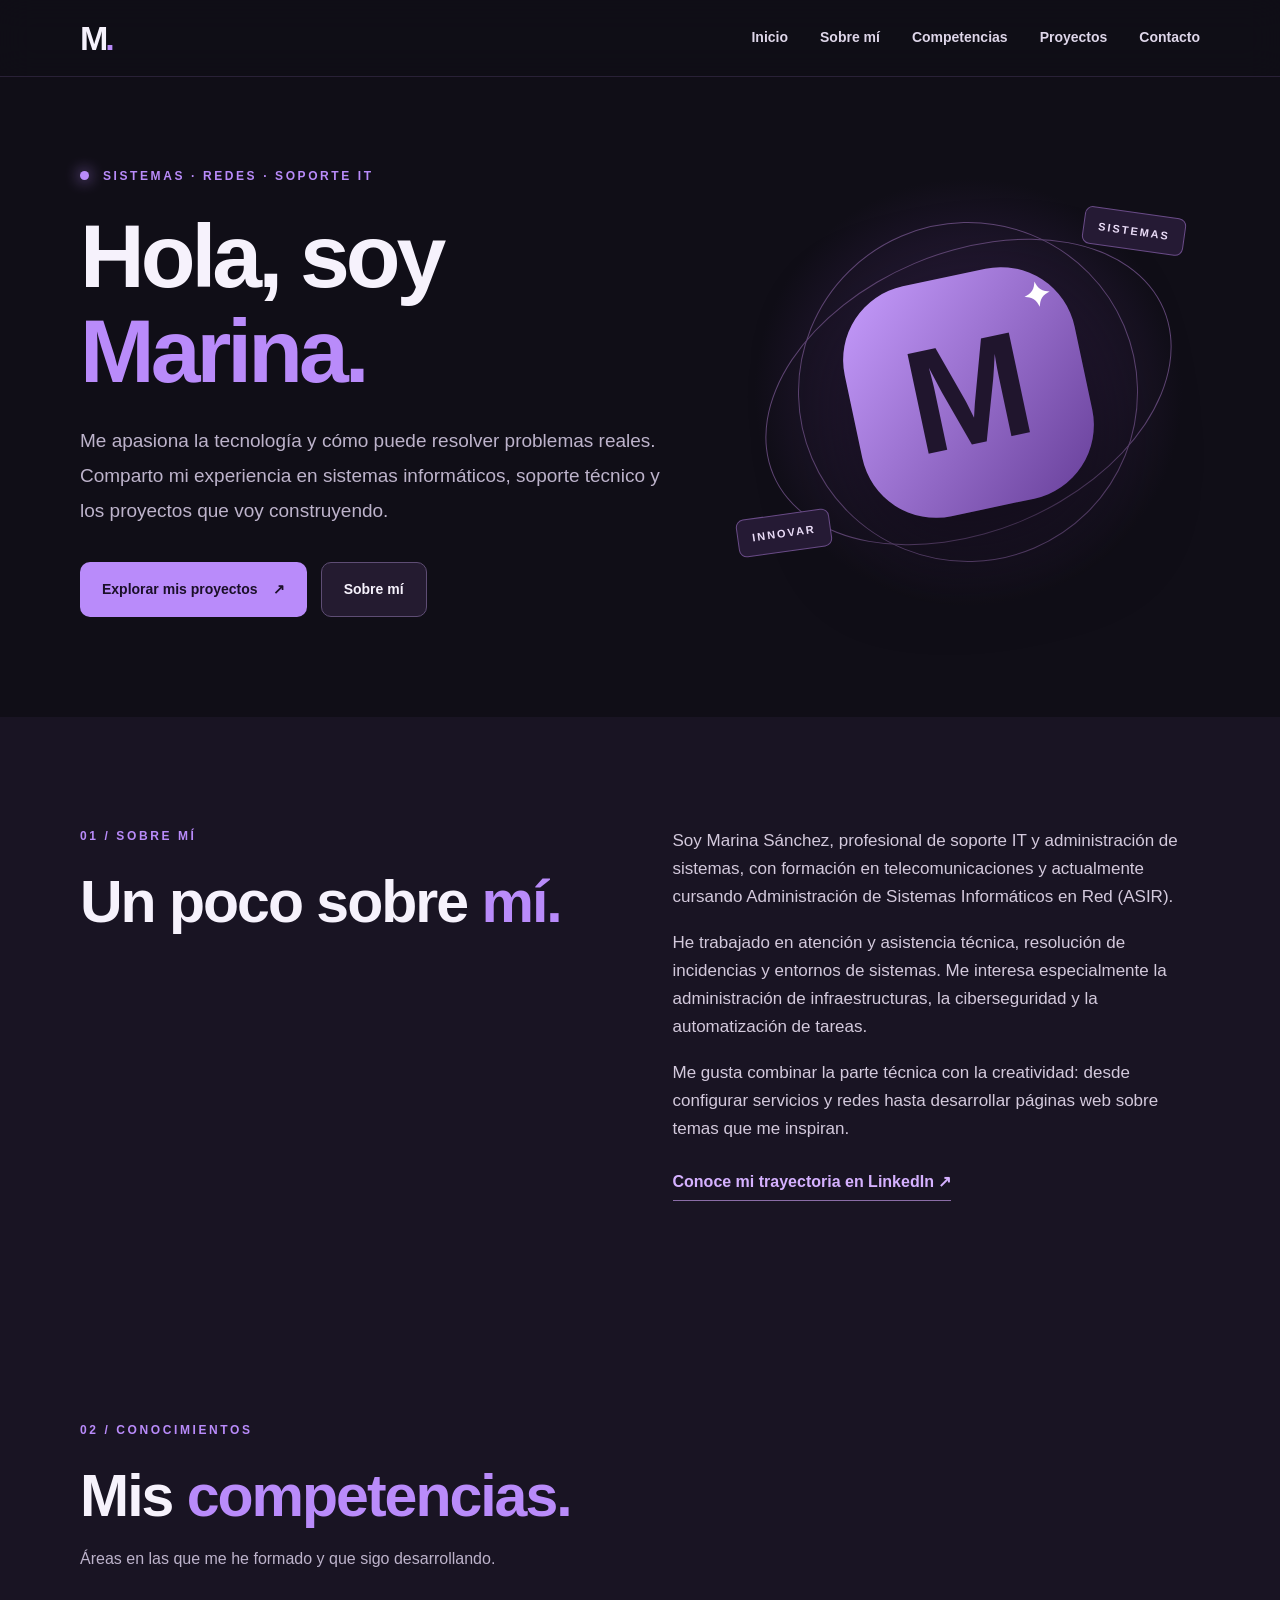
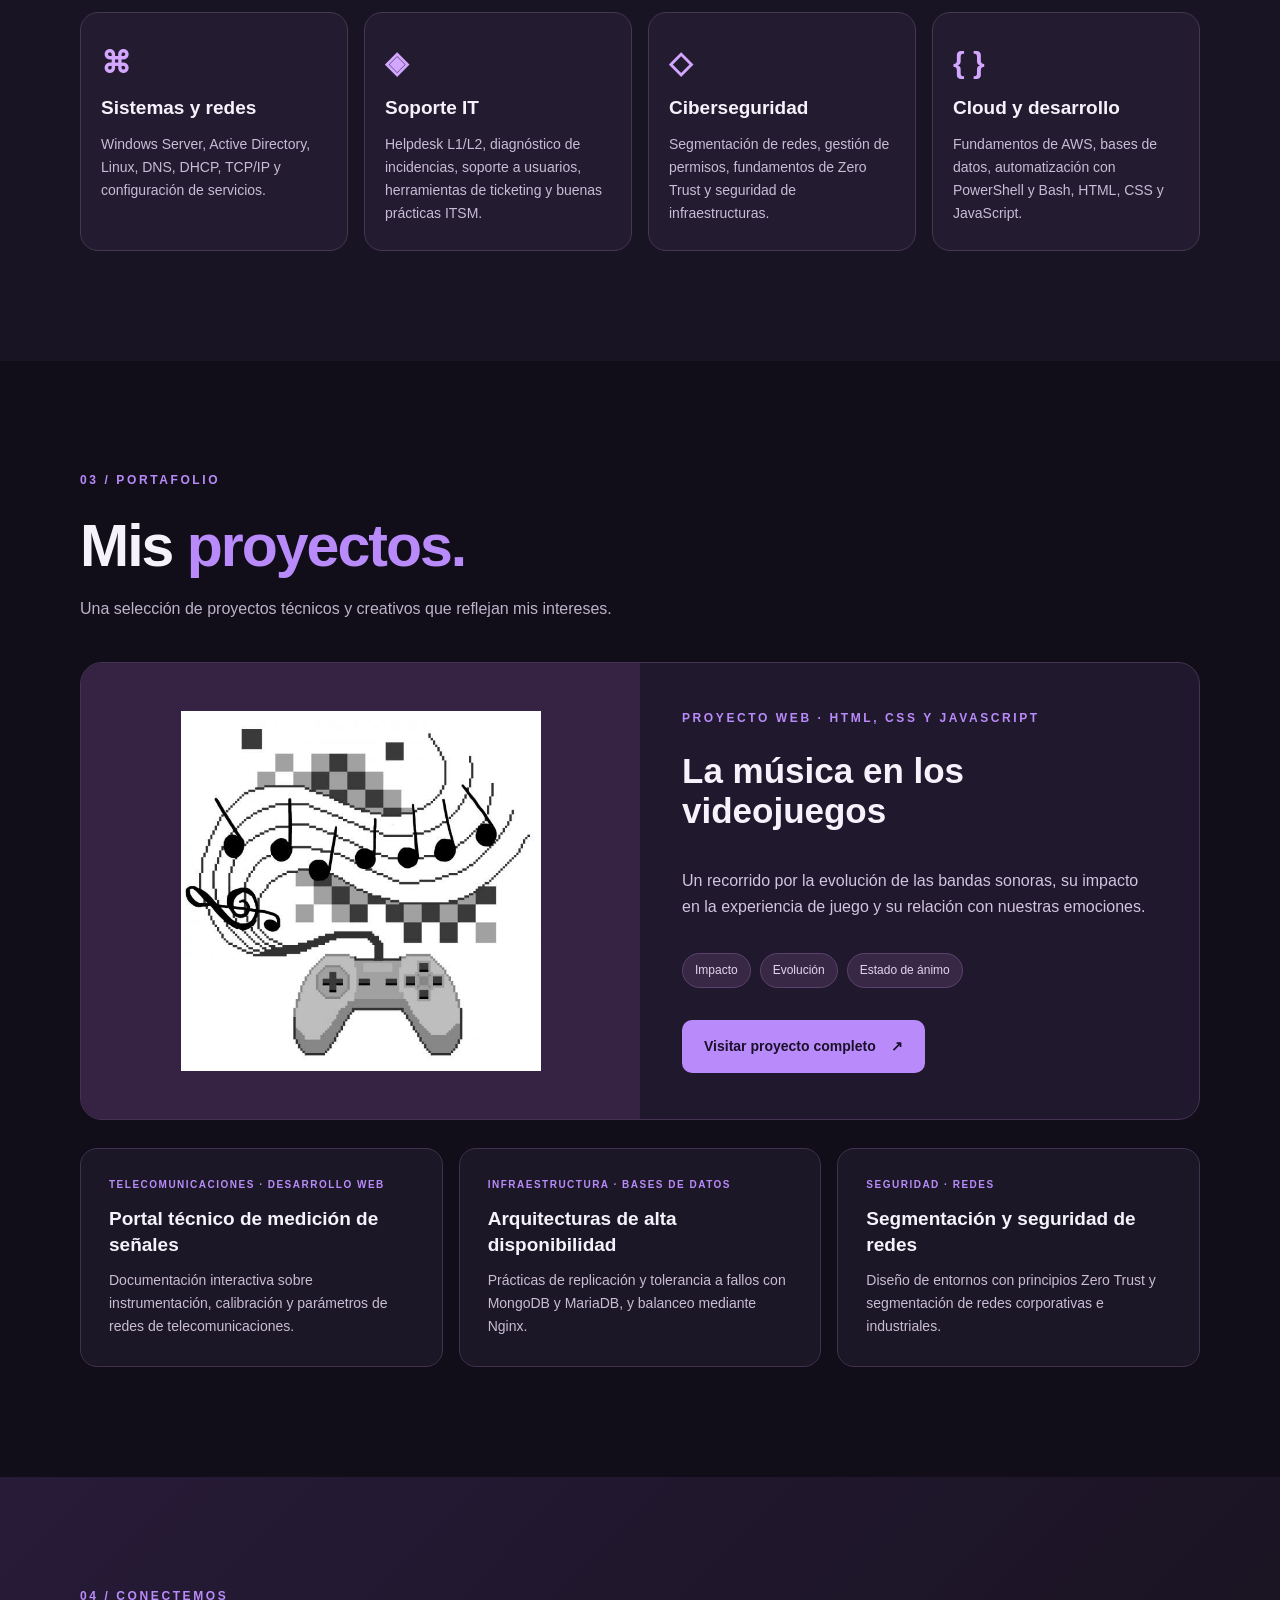
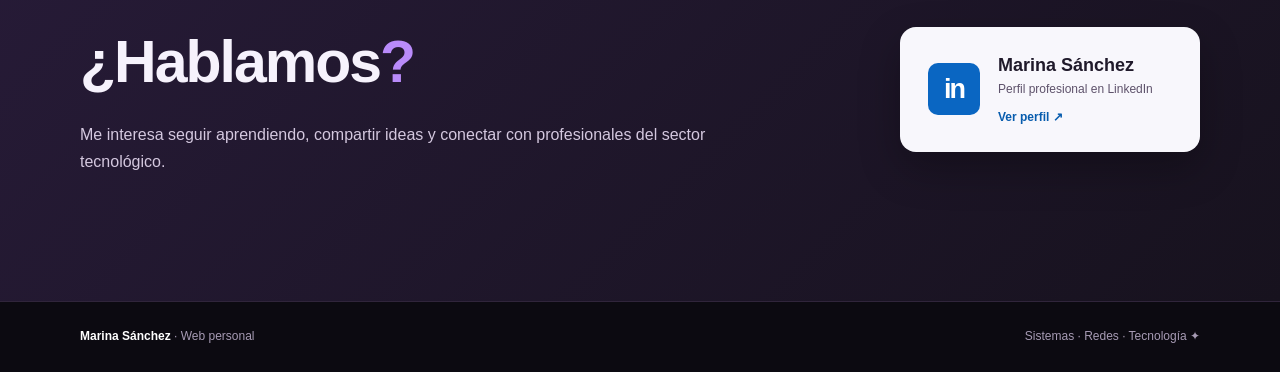
<file: index.html>
<!DOCTYPE html>
<html lang="es">
<head>
  <meta charset="UTF-8">
  <meta name="viewport" content="width=device-width, initial-scale=1">
  <meta name="description" content="Portafolio profesional de Marina Sánchez: sistemas, soporte IT, redes, ciberseguridad y proyectos web.">
  <title>Marina Sánchez | Web personal</title>
  <link rel="stylesheet" href="styles.css">
  <link rel="icon" href="proyecto-musica/images/favicon.ico">
</head>
<body>
  <header class="site-header">
    <nav class="nav wrap" aria-label="Navegación principal">
      <a class="logo" href="#inicio">M<span>.</span></a>
      <button class="menu-toggle" type="button" aria-expanded="false" aria-controls="nav-links">☰ <span class="sr-only">Abrir menú</span></button>
      <div class="nav-links" id="nav-links">
        <a href="#inicio">Inicio</a><a href="#sobre-mi">Sobre mí</a><a href="#competencias">Competencias</a><a href="#proyectos">Proyectos</a><a href="#contacto">Contacto</a>
      </div>
    </nav>
  </header>
  <main>
    <section class="hero wrap" id="inicio">
      <div class="hero-copy">
        <p class="eyebrow"><span class="dot"></span> SISTEMAS · REDES · SOPORTE IT</p>
        <h1>Hola, soy <span>Marina.</span></h1>
        <p class="lead">Me apasiona la tecnología y cómo puede resolver problemas reales. Comparto mi experiencia en sistemas informáticos, soporte técnico y los proyectos que voy construyendo.</p>
        <div class="actions"><a class="btn primary" href="#proyectos">Explorar mis proyectos <span aria-hidden="true">↗</span></a><a class="btn secondary" href="#sobre-mi">Sobre mí</a></div>
      </div>
      <div class="hero-art" aria-hidden="true"><div class="orbit orbit-one"></div><div class="orbit orbit-two"></div><div class="art-core">M<span>✦</span></div><div class="art-tag tag-one">SISTEMAS</div><div class="art-tag tag-two">INNOVAR</div></div>
    </section>
    <section class="section about" id="sobre-mi"><div class="wrap split">
      <div><p class="eyebrow">01 / SOBRE MÍ</p><h2>Un poco sobre <span>mí.</span></h2></div>
      <div class="about-copy"><p>Soy Marina Sánchez, profesional de soporte IT y administración de sistemas, con formación en telecomunicaciones y actualmente cursando Administración de Sistemas Informáticos en Red (ASIR).</p><p>He trabajado en atención y asistencia técnica, resolución de incidencias y entornos de sistemas. Me interesa especialmente la administración de infraestructuras, la ciberseguridad y la automatización de tareas.</p><p>Me gusta combinar la parte técnica con la creatividad: desde configurar servicios y redes hasta desarrollar páginas web sobre temas que me inspiran.</p><a class="text-link" href="https://www.linkedin.com/in/marina-s%C3%A1nchez-48413236a" target="_blank" rel="noopener noreferrer">Conoce mi trayectoria en LinkedIn ↗</a></div>
    </div></section>
    <section class="section skills" id="competencias"><div class="wrap">
      <p class="eyebrow">02 / CONOCIMIENTOS</p><h2>Mis <span>competencias.</span></h2>
      <p class="section-intro">Áreas en las que me he formado y que sigo desarrollando.</p>
      <div class="skill-grid">
        <article class="skill-card"><div class="skill-symbol" aria-hidden="true">⌘</div><h3>Sistemas y redes</h3><p>Windows Server, Active Directory, Linux, DNS, DHCP, TCP/IP y configuración de servicios.</p></article>
        <article class="skill-card"><div class="skill-symbol" aria-hidden="true">◈</div><h3>Soporte IT</h3><p>Helpdesk L1/L2, diagnóstico de incidencias, soporte a usuarios, herramientas de ticketing y buenas prácticas ITSM.</p></article>
        <article class="skill-card"><div class="skill-symbol" aria-hidden="true">◇</div><h3>Ciberseguridad</h3><p>Segmentación de redes, gestión de permisos, fundamentos de Zero Trust y seguridad de infraestructuras.</p></article>
        <article class="skill-card"><div class="skill-symbol" aria-hidden="true">{ }</div><h3>Cloud y desarrollo</h3><p>Fundamentos de AWS, bases de datos, automatización con PowerShell y Bash, HTML, CSS y JavaScript.</p></article>
      </div>
    </div></section>
    <section class="section projects" id="proyectos"><div class="wrap">
      <p class="eyebrow">03 / PORTAFOLIO</p><h2>Mis <span>proyectos.</span></h2><p class="section-intro">Una selección de proyectos técnicos y creativos que reflejan mis intereses.</p>
      <article class="project-card">
        <div class="project-visual"><img src="proyecto-musica/images/imagen-indice.png.jpg" alt="Imagen del proyecto La música en los videojuegos" loading="lazy"></div>
        <div class="project-content"><p class="eyebrow">PROYECTO WEB · HTML, CSS Y JAVASCRIPT</p><h3>La música en los videojuegos</h3><p>Un recorrido por la evolución de las bandas sonoras, su impacto en la experiencia de juego y su relación con nuestras emociones.</p><div class="chips"><span>Impacto</span><span>Evolución</span><span>Estado de ánimo</span></div><a class="btn primary" href="proyecto-musica/index.html">Visitar proyecto completo <span aria-hidden="true">↗</span></a></div>
      </article>
      <div class="mini-projects">
        <article class="mini-project"><p class="eyebrow">TELECOMUNICACIONES · DESARROLLO WEB</p><h3>Portal técnico de medición de señales</h3><p>Documentación interactiva sobre instrumentación, calibración y parámetros de redes de telecomunicaciones.</p></article>
        <article class="mini-project"><p class="eyebrow">INFRAESTRUCTURA · BASES DE DATOS</p><h3>Arquitecturas de alta disponibilidad</h3><p>Prácticas de replicación y tolerancia a fallos con MongoDB y MariaDB, y balanceo mediante Nginx.</p></article>
        <article class="mini-project"><p class="eyebrow">SEGURIDAD · REDES</p><h3>Segmentación y seguridad de redes</h3><p>Diseño de entornos con principios Zero Trust y segmentación de redes corporativas e industriales.</p></article>
      </div>
    </div></section>
    <section class="section contact" id="contacto"><div class="wrap contact-box">
      <div><p class="eyebrow">04 / CONECTEMOS</p><h2>¿Hablamos<span>?</span></h2><p>Me interesa seguir aprendiendo, compartir ideas y conectar con profesionales del sector tecnológico.</p></div>
      <a class="linkedin-card" href="https://www.linkedin.com/in/marina-s%C3%A1nchez-48413236a" target="_blank" rel="noopener noreferrer" aria-label="Visitar el perfil profesional de Marina Sánchez en LinkedIn">
        <span class="linkedin-icon" aria-hidden="true">in</span><span><strong>Marina Sánchez</strong><small>Perfil profesional en LinkedIn</small><em>Ver perfil ↗</em></span>
      </a>
    </div></section>
  </main>
  <footer><div class="wrap footer-inner"><span><strong>Marina Sánchez</strong> · Web personal</span><span>Sistemas · Redes · Tecnología ✦</span></div></footer>
  <script src="script.js"></script>
</body>
</html>
</file>
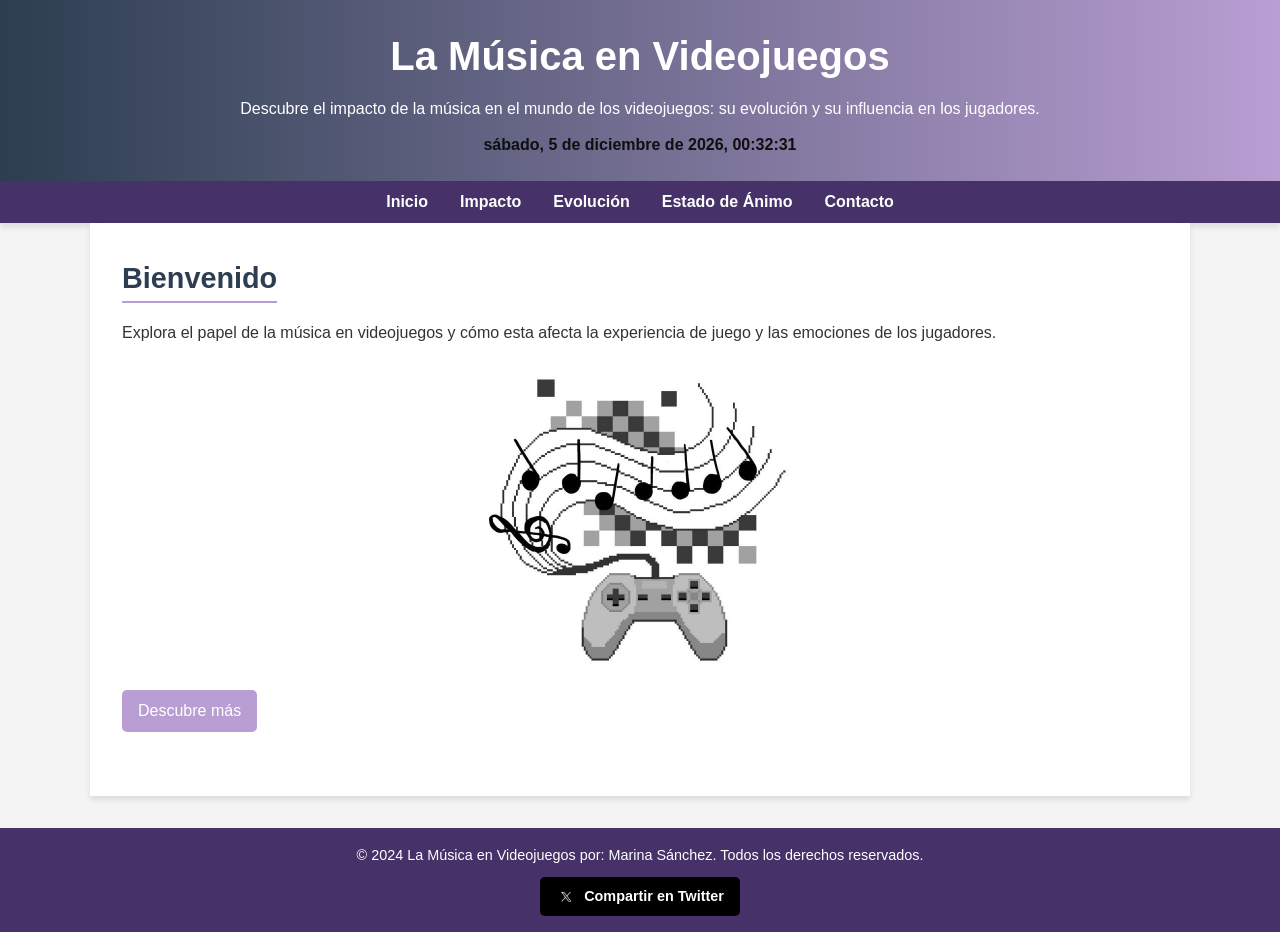
<file: proyecto-musica/index.html>
<!DOCTYPE html>
<html lang="es">
<head>
    <meta charset="UTF-8">
    <meta name="viewport" content="width=device-width, initial-scale=1.0">
    <meta name="description" content="Explora cómo la música en videojuegos afecta la experiencia de juego, el estado de ánimo y cómo ha evolucionado con la tecnología.">
    <title>La Música en Videojuegos</title>
    <link rel="stylesheet" href="styles.css">
    <link rel="icon" href="images/favicon.ico" type="image/x-icon">
</head>
<body>

    <header>
        <h1>La Música en Videojuegos</h1>
        <p>Descubre el impacto de la música en el mundo de los videojuegos: su evolución y su influencia en los jugadores.</p>
        <div id="fecha-hora" style="margin-top: 10px; font-size: 1rem;"></div>
    </header>

    <nav>
        <ul>
            <li><a href="index.html">Inicio</a></li>
            <li><a href="impacto.html">Impacto</a></li>
            <li><a href="evolucion.html">Evolución</a></li>
            <li><a href="estado_animo.html">Estado de Ánimo</a></li>
            <li><a href="contacto.html">Contacto</a></li>
        </ul>
    </nav>

    <main>
        <section>
            <h2>Bienvenido</h2>
            <p>Explora el papel de la música en videojuegos y cómo esta afecta la experiencia de juego y las emociones de los jugadores.</p>
            <div class="centered-image-container">
                <img class="centered-image" src="images/imagen-indice.png.jpg" alt="Imagen Inicio">
            </div>
            <a href="impacto.html" class="enlace">Descubre más</a>
        </section>
    </main>

    <footer>
        <p>&copy; 2024 La Música en Videojuegos por: Marina Sánchez. Todos los derechos reservados.</p>
        <a 
            href="https://twitter.com/intent/tweet?text=Descubre%20el%20impacto%20de%20la%20música%20en%20videojuegos.%20Lee%20más%20en:%20&url=https://https://marinaszz.github.io" 
            target="_blank" 
            rel="noopener noreferrer" 
            class="twitter-share">
            <img src="images/twitter-logo.png" alt="Twitter" class="twitter-icon">
            Compartir en Twitter
        </a>
    </footer>

    <script>
        function actualizarFechaHora() {
            const contenedor = document.getElementById('fecha-hora');
            const ahora = new Date();

            const opcionesFecha = { weekday: 'long', year: 'numeric', month: 'long', day: 'numeric' };
            const fechaFormateada = ahora.toLocaleDateString('es-ES', opcionesFecha);

            const horaFormateada = ahora.toLocaleTimeString('es-ES', { hour: '2-digit', minute: '2-digit', second: '2-digit' });

            contenedor.textContent = `${fechaFormateada}, ${horaFormateada}`;
        }

        setInterval(actualizarFechaHora, 1000);
        actualizarFechaHora();
    </script>
</body>
</html>
</file>
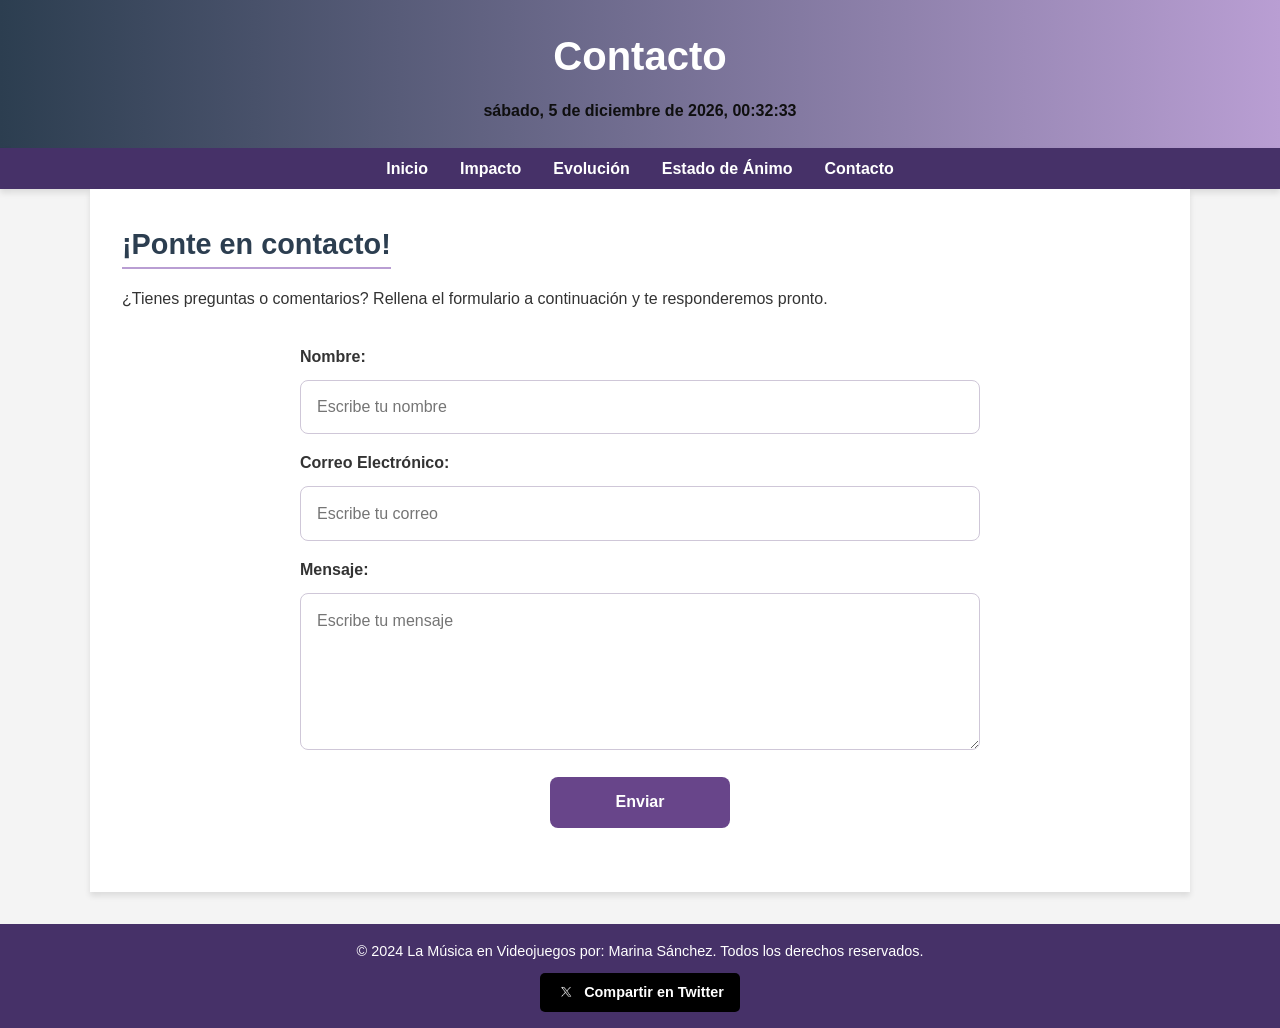
<file: proyecto-musica/contacto.html>
<!DOCTYPE html>
<html lang="es">
<head>
    <meta charset="UTF-8">
    <meta name="viewport" content="width=device-width, initial-scale=1.0">
    <meta name="description" content="Contáctanos para más información sobre la música en videojuegos.">
    <title>Contacto</title>
    <link rel="stylesheet" href="styles.css">
    <link rel="icon" href="images/favicon.ico" type="image/x-icon">
</head>
<body>

    <header>
        <h1>Contacto</h1>
        <div id="fecha-hora" style="margin-top: 10px; font-size: 1rem;"></div>
    </header>

    <nav>
        <ul>
            <li><a href="index.html">Inicio</a></li>
            <li><a href="impacto.html">Impacto</a></li>
            <li><a href="evolucion.html">Evolución</a></li>
            <li><a href="estado_animo.html">Estado de Ánimo</a></li>
            <li><a href="contacto.html">Contacto</a></li>
        </ul>
    </nav>

    <main>
        <section>
            <h2>¡Ponte en contacto!</h2>
            <p>¿Tienes preguntas o comentarios? Rellena el formulario a continuación y te responderemos pronto.</p>
            <form action="#" method="POST">
                <label for="nombre">Nombre:</label>
                <input type="text" id="nombre" name="nombre" placeholder="Escribe tu nombre" required>
                
                <label for="email">Correo Electrónico:</label>
                <input type="email" id="email" name="email" placeholder="Escribe tu correo" required>
                
                <label for="mensaje">Mensaje:</label>
                <textarea id="mensaje" name="mensaje" rows="5" placeholder="Escribe tu mensaje" required></textarea>
                
                <div class="button-container">
                    <button type="submit">Enviar</button>
                </div>
            </form>
        </section>
    </main>

    <footer>
        <p>&copy; 2024 La Música en Videojuegos por: Marina Sánchez. Todos los derechos reservados.</p>
        <a 
            href="https://twitter.com/intent/tweet?text=Descubre%20el%20impacto%20de%20la%20música%20en%20videojuegos.%20Lee%20más%20en:%20&url=https://https://marinaszz.github.io" 
            target="_blank" 
            rel="noopener noreferrer" 
            class="twitter-share">
            <img src="images/twitter-logo.png" alt="Twitter" class="twitter-icon">
            Compartir en Twitter
        </a>
    </footer>

    <script>
        function actualizarFechaHora() {
            const contenedor = document.getElementById('fecha-hora');
            const ahora = new Date();

            const opcionesFecha = { weekday: 'long', year: 'numeric', month: 'long', day: 'numeric' };
            const fechaFormateada = ahora.toLocaleDateString('es-ES', opcionesFecha);

            const horaFormateada = ahora.toLocaleTimeString('es-ES', { hour: '2-digit', minute: '2-digit', second: '2-digit' });

            contenedor.textContent = `${fechaFormateada}, ${horaFormateada}`;
        }

        setInterval(actualizarFechaHora, 1000);
        actualizarFechaHora();
    </script>

</body>
</html>
</file>
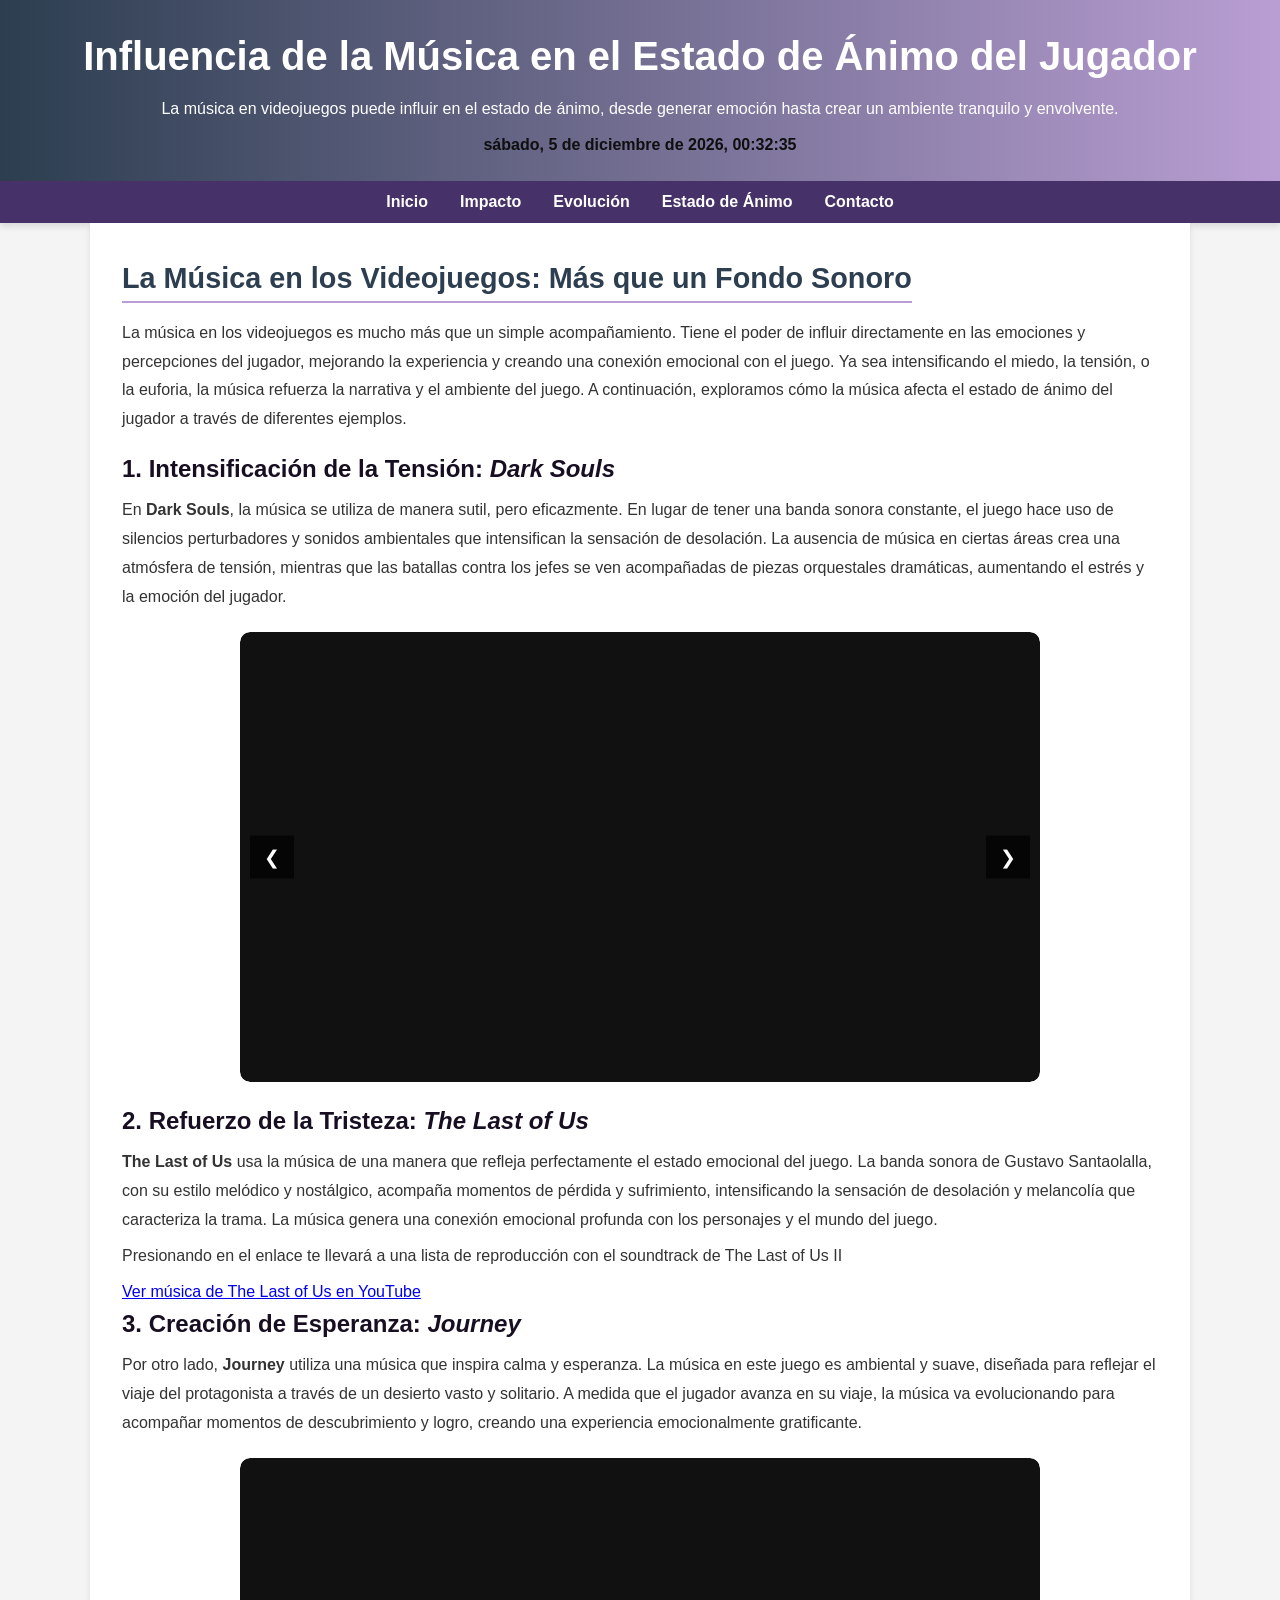
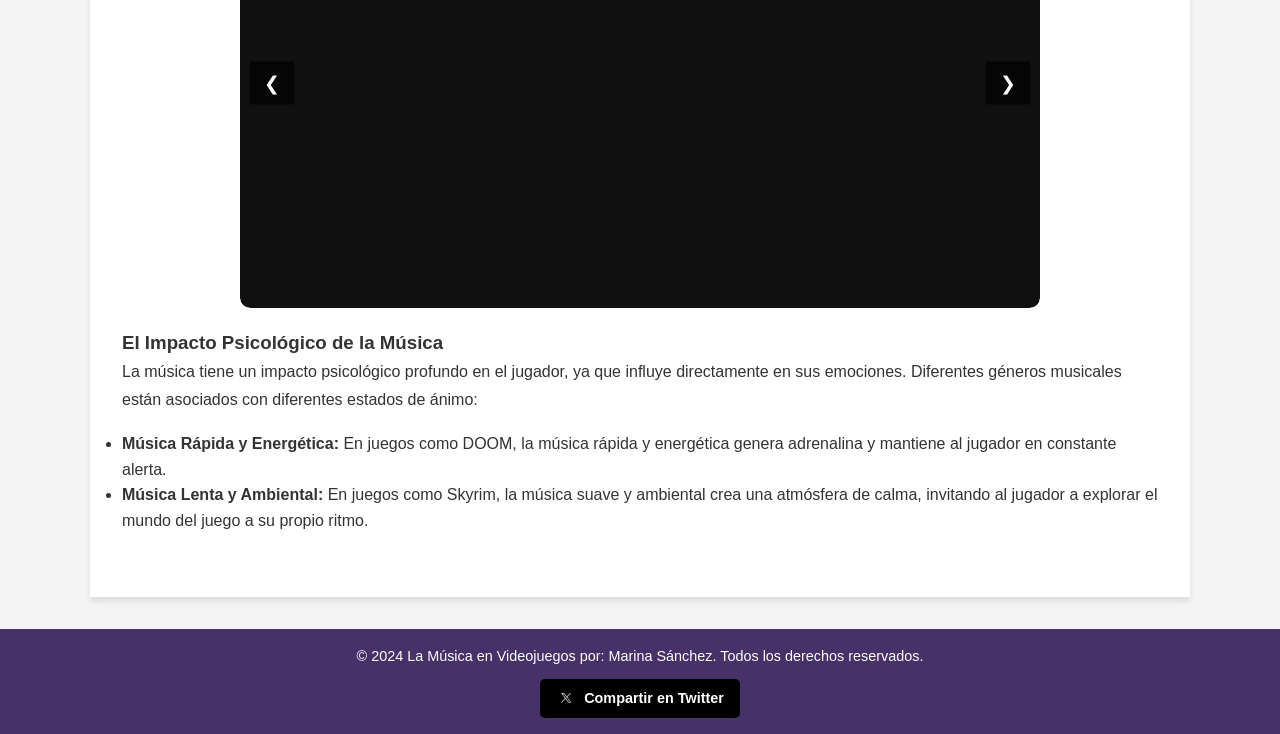
<file: proyecto-musica/estado_animo.html>
<html lang="es">
<head>
    <meta charset="UTF-8">
    <meta name="viewport" content="width=device-width, initial-scale=1.0">
    <title>Estado de Ánimo en Videojuegos</title>
    <link rel="stylesheet" href="styles.css">
    <link rel="icon" href="images/favicon.ico" type="image/x-icon">
</head>
<body>

    <header>
        <h1>Influencia de la Música en el Estado de Ánimo del Jugador</h1>
        <p>La música en videojuegos puede influir en el estado de ánimo, desde generar emoción hasta crear un ambiente tranquilo y envolvente.</p>
        <div id="fecha-hora" style="margin-top: 10px; font-size: 1rem;"></div>
    </header>

    <nav>
        <ul>
        <li><a href="index.html">Inicio</a></li>
        <li><a href="impacto.html">Impacto</a></li>
        <li><a href="evolucion.html">Evolución</a></li>
        <li><a href="estado_animo.html">Estado de Ánimo</a></li>
        <li><a href="contacto.html">Contacto</a></li>
        </ul>
    </nav>
    <main>
        <section>
            <h2>La Música en los Videojuegos: Más que un Fondo Sonoro</h2>
            <p>La música en los videojuegos es mucho más que un simple acompañamiento. Tiene el poder de influir directamente en las emociones y percepciones del jugador, mejorando la experiencia y creando una conexión emocional con el juego. Ya sea intensificando el miedo, la tensión, o la euforia, la música refuerza la narrativa y el ambiente del juego. A continuación, exploramos cómo la música afecta el estado de ánimo del jugador a través de diferentes ejemplos.</p>
    
            <article>
                <h3>1. Intensificación de la Tensión: <em>Dark Souls</em></h3>
                <p>En <strong>Dark Souls</strong>, la música se utiliza de manera sutil, pero eficazmente. En lugar de tener una banda sonora constante, el juego hace uso de silencios perturbadores y sonidos ambientales que intensifican la sensación de desolación. La ausencia de música en ciertas áreas crea una atmósfera de tensión, mientras que las batallas contra los jefes se ven acompañadas de piezas orquestales dramáticas, aumentando el estrés y la emoción del jugador.</p>
                <div class="carousel" id="carousel-dark-souls">
                    <div class="carousel-container">
                        <div class="carousel-item">
                            <iframe referrerpolicy="strict-origin-when-cross-origin" width="560" height="315" src="https://www.youtube-nocookie.com/embed/rgy1TV12LDc"
                            title="Vídeo de YouTube" loading="lazy" allow="accelerometer; autoplay; clipboard-write; encrypted-media; gyroscope; picture-in-picture; web-share"
                            allowfullscreen></iframe>
                        </div>
                        <div class="carousel-item">
                            <iframe referrerpolicy="strict-origin-when-cross-origin" width="560" height="315" src="https://www.youtube-nocookie.com/embed/EL9dArwG5cE"
                            title="Vídeo de YouTube" loading="lazy" allow="accelerometer; autoplay; clipboard-write; encrypted-media; gyroscope; picture-in-picture; web-share"
                            allowfullscreen></iframe>
                        </div>
                    </div>
                    <button class="prev" onclick="moveSlide(-1, 'carousel-dark-souls')">❮</button>
                    <button class="next" onclick="moveSlide(1, 'carousel-dark-souls')">❯</button>
                </div>
            </article>
    
            <article>
                <h3>2. Refuerzo de la Tristeza: <em>The Last of Us</em></h3>
                <p><strong>The Last of Us</strong> usa la música de una manera que refleja perfectamente el estado emocional del juego. La banda sonora de Gustavo Santaolalla, con su estilo melódico y nostálgico, acompaña momentos de pérdida y sufrimiento, intensificando la sensación de desolación y melancolía que caracteriza la trama. La música genera una conexión emocional profunda con los personajes y el mundo del juego.</p>
                <p>Presionando en el enlace te llevará a una lista de reproducción con el soundtrack de The Last of Us II</p>
                <a href="https://www.youtube.com/watch?v=AlwVQMthv9M&list=PLPfHaI9XqTnHvnqxu5A4oV7BLH2f9N2Lm" target="_blank">Ver música de The Last of Us en YouTube</a>
            </article>
    
            <article>
                <h3>3. Creación de Esperanza: <em>Journey</em></h3>
                <p>Por otro lado, <strong>Journey</strong> utiliza una música que inspira calma y esperanza. La música en este juego es ambiental y suave, diseñada para reflejar el viaje del protagonista a través de un desierto vasto y solitario. A medida que el jugador avanza en su viaje, la música va evolucionando para acompañar momentos de descubrimiento y logro, creando una experiencia emocionalmente gratificante.</p>
                <div class="carousel" id="carousel-journey">
                    <div class="carousel-container">
                        <div class="carousel-item">
                            <iframe referrerpolicy="strict-origin-when-cross-origin" width="560" height="315" src="https://www.youtube-nocookie.com/embed/qizpBpHTzkU"
                            title="Vídeo de YouTube" loading="lazy" allow="accelerometer; autoplay; clipboard-write; encrypted-media; gyroscope; picture-in-picture; web-share"
                            allowfullscreen></iframe>
                        </div>
                        <div class="carousel-item">
                            <iframe referrerpolicy="strict-origin-when-cross-origin" width="560" height="315" src="https://www.youtube-nocookie.com/embed/ypNgvc6c6Cc"
                            title="Vídeo de YouTube" loading="lazy" allow="accelerometer; autoplay; clipboard-write; encrypted-media; gyroscope; picture-in-picture; web-share"
                            allowfullscreen></iframe>                        
                        </div>
                    </div>
                    <button class="prev" onclick="moveSlide(-1, 'carousel-journey')">❮</button>
                    <button class="next" onclick="moveSlide(1, 'carousel-journey')">❯</button>
                </div>
            </article>
    
            <section>
                <h3>El Impacto Psicológico de la Música</h3>
                <p>La música tiene un impacto psicológico profundo en el jugador, ya que influye directamente en sus emociones. Diferentes géneros musicales están asociados con diferentes estados de ánimo:</p>
                <ul>
                    <li><strong>Música Rápida y Energética:</strong> En juegos como DOOM, la música rápida y energética genera adrenalina y mantiene al jugador en constante alerta.</li>
                    <li><strong>Música Lenta y Ambiental:</strong> En juegos como Skyrim, la música suave y ambiental crea una atmósfera de calma, invitando al jugador a explorar el mundo del juego a su propio ritmo.</li>
                </ul>
            </section>
        </section>
    </main>

    <script>
        let slideIndexes = {};
    
    function moveSlide(step, carouselId) {
        if (slideIndexes[carouselId] === undefined) {
            slideIndexes[carouselId] = 0;
        }
    
        const slides = document.querySelectorAll(`#${carouselId} .carousel-item`);
        const totalSlides = slides.length;

        slideIndexes[carouselId] = (slideIndexes[carouselId] + step + totalSlides) % totalSlides;
        document.querySelector(`#${carouselId} .carousel-container`).style.transform = `translateX(${-slideIndexes[carouselId] * 100}%)`;
    }
    </script>
    <script>
        function actualizarFechaHora() {
            const contenedor = document.getElementById('fecha-hora');
            const ahora = new Date();

            const opcionesFecha = { weekday: 'long', year: 'numeric', month: 'long', day: 'numeric' };
            const fechaFormateada = ahora.toLocaleDateString('es-ES', opcionesFecha);

            const horaFormateada = ahora.toLocaleTimeString('es-ES', { hour: '2-digit', minute: '2-digit', second: '2-digit' });

            contenedor.textContent = `${fechaFormateada}, ${horaFormateada}`;
        }

        setInterval(actualizarFechaHora, 1000);
        actualizarFechaHora();
    </script>

    <footer>
        <p>&copy; 2024 La Música en Videojuegos por: Marina Sánchez. Todos los derechos reservados.</p>
        <a 
            href="https://twitter.com/intent/tweet?text=Descubre%20el%20impacto%20de%20la%20música%20en%20videojuegos.%20Lee%20más%20en:%20&url=https://https://marinaszz.github.io" 
            target="_blank" 
            rel="noopener noreferrer" 
            class="twitter-share">
            <img src="images/twitter-logo.png" alt="Twitter" class="twitter-icon">
            Compartir en Twitter
        </a>
    </footer>
</body>
</html>
</file>
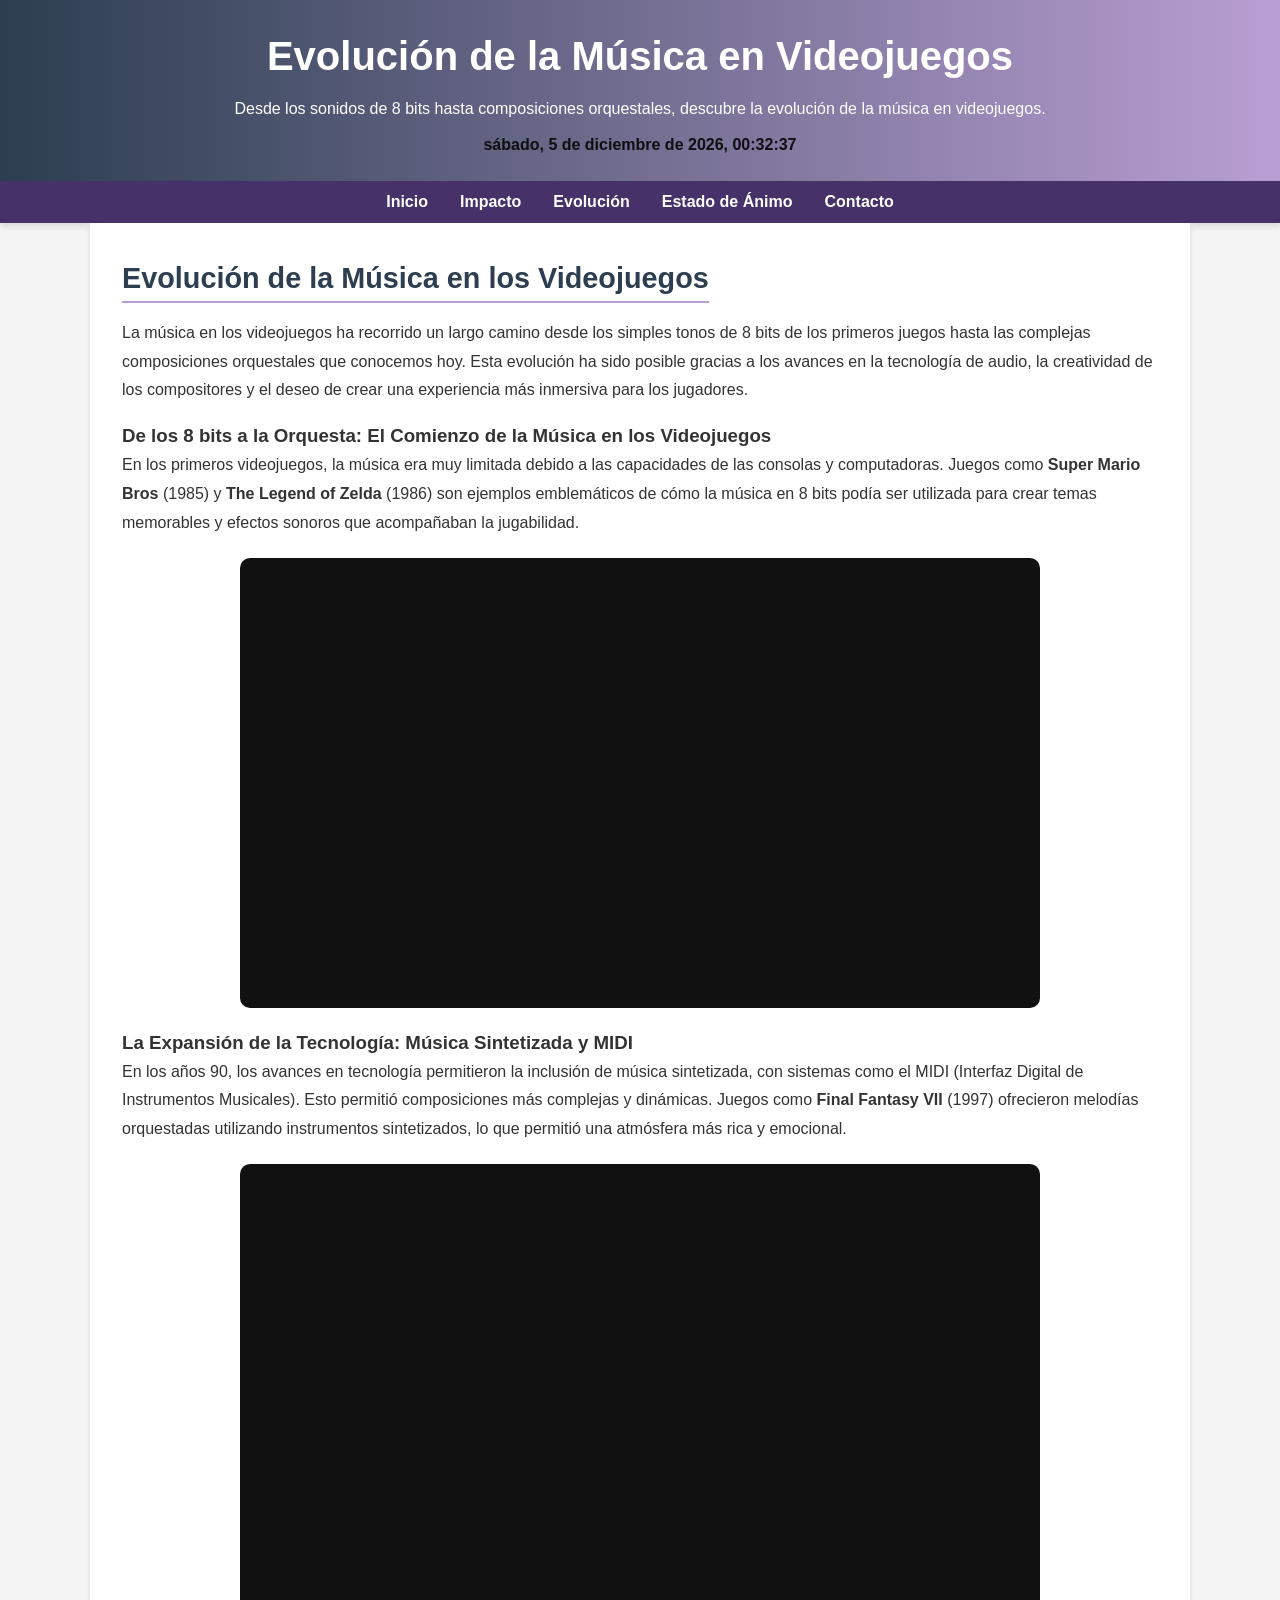
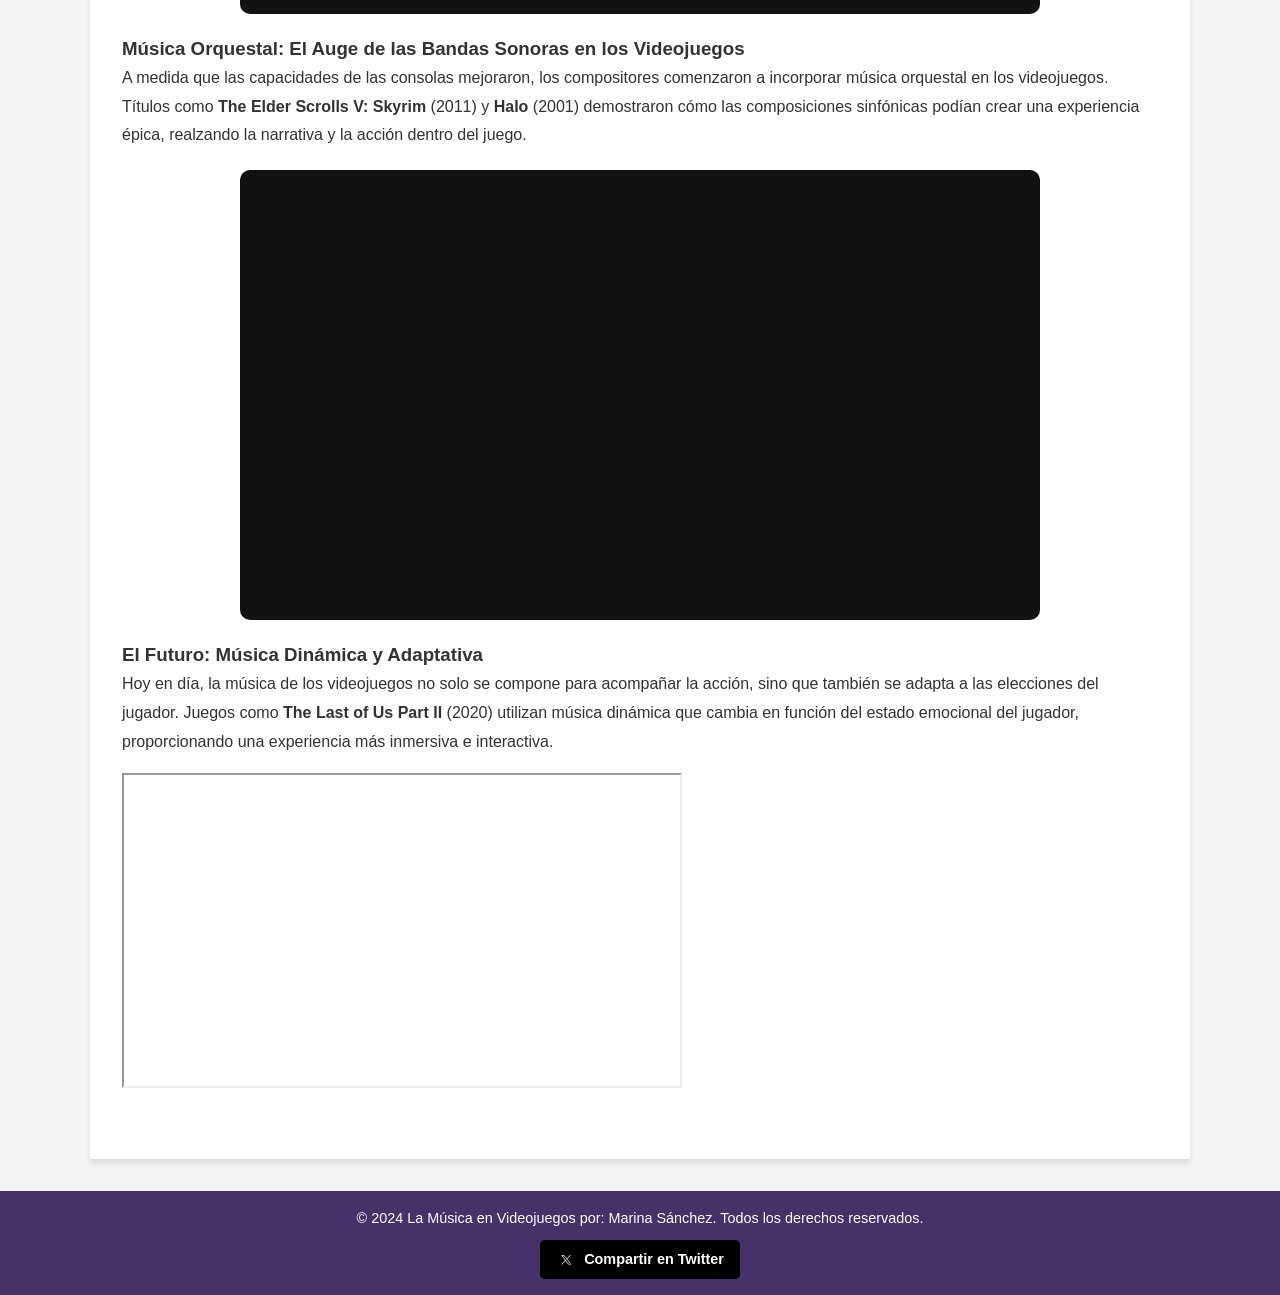
<file: proyecto-musica/evolucion.html>
<!DOCTYPE html>
<html lang="es">
<head>
    <meta charset="UTF-8">
    <meta name="viewport" content="width=device-width, initial-scale=1.0">
    <meta name="description" content="Explora cómo ha evolucionado la música y el diseño de sonido en videojuegos.">
    <title>Evolución de la Música en Videojuegos</title>
    <link rel="stylesheet" href="styles.css">
    <link rel="icon" href="images/favicon.ico" type="image/x-icon">
</head>
<body>

<header>
    <h1>Evolución de la Música en Videojuegos</h1>
    <p>Desde los sonidos de 8 bits hasta composiciones orquestales, descubre la evolución de la música en videojuegos.</p>
    <div id="fecha-hora" style="margin-top: 10px; font-size: 1rem;"></div>
</header>

<nav>
    <ul>
        <li><a href="index.html">Inicio</a></li>
        <li><a href="impacto.html">Impacto</a></li>
        <li><a href="evolucion.html">Evolución</a></li>
        <li><a href="estado_animo.html">Estado de Ánimo</a></li>
        <li><a href="contacto.html">Contacto</a></li>
    </ul>
</nav>

<main>
    <section id="evolucion-musica">
        <h2>Evolución de la Música en los Videojuegos</h2>
        <p>
            La música en los videojuegos ha recorrido un largo camino desde los simples tonos de 8 bits de los primeros juegos hasta las complejas composiciones orquestales que conocemos hoy. Esta evolución ha sido posible gracias a los avances en la tecnología de audio, la creatividad de los compositores y el deseo de crear una experiencia más inmersiva para los jugadores.
        </p>
    
        <h3>De los 8 bits a la Orquesta: El Comienzo de la Música en los Videojuegos</h3>
        <p>
            En los primeros videojuegos, la música era muy limitada debido a las capacidades de las consolas y computadoras. Juegos como <strong>Super Mario Bros</strong> (1985) y <strong>The Legend of Zelda</strong> (1986) son ejemplos emblemáticos de cómo la música en 8 bits podía ser utilizada para crear temas memorables y efectos sonoros que acompañaban la jugabilidad.
        </p>
        <div class="video-container">
            <iframe referrerpolicy="strict-origin-when-cross-origin" width="560" height="315" src="https://www.youtube-nocookie.com/embed/NTa6Xbzfq1U"
            title="Vídeo de YouTube" loading="lazy" allow="accelerometer; autoplay; clipboard-write; encrypted-media; gyroscope; picture-in-picture; web-share"
            allowfullscreen>
        </iframe>
        </div>
    
        <h3>La Expansión de la Tecnología: Música Sintetizada y MIDI</h3>
        <p>
            En los años 90, los avances en tecnología permitieron la inclusión de música sintetizada, con sistemas como el MIDI (Interfaz Digital de Instrumentos Musicales). Esto permitió composiciones más complejas y dinámicas. Juegos como <strong>Final Fantasy VII</strong> (1997) ofrecieron melodías orquestadas utilizando instrumentos sintetizados, lo que permitió una atmósfera más rica y emocional.
        </p>
        <div class="video-container">
            <iframe referrerpolicy="strict-origin-when-cross-origin" width="560" height="315" src="https://www.youtube-nocookie.com/embed/pqO5h3-HFW8"
            title="Vídeo de YouTube" loading="lazy" allow="accelerometer; autoplay; clipboard-write; encrypted-media; gyroscope; picture-in-picture; web-share"
            allowfullscreen>
        </iframe>
        </div>
    
        <h3>Música Orquestal: El Auge de las Bandas Sonoras en los Videojuegos</h3>
        <p>
            A medida que las capacidades de las consolas mejoraron, los compositores comenzaron a incorporar música orquestal en los videojuegos. Títulos como <strong>The Elder Scrolls V: Skyrim</strong> (2011) y <strong>Halo</strong> (2001) demostraron cómo las composiciones sinfónicas podían crear una experiencia épica, realzando la narrativa y la acción dentro del juego.
        </p>
        <div class="video-container">
            <iframe referrerpolicy="strict-origin-when-cross-origin" width="560" height="315" src="https://www.youtube-nocookie.com/embed/s5sTI_zBg40"
            title="Vídeo de YouTube" loading="lazy" allow="accelerometer; autoplay; clipboard-write; encrypted-media; gyroscope; picture-in-picture; web-share"
            allowfullscreen>
            </iframe>
        </div>
    
        <h3>El Futuro: Música Dinámica y Adaptativa</h3>
        <p>
            Hoy en día, la música de los videojuegos no solo se compone para acompañar la acción, sino que también se adapta a las elecciones del jugador. Juegos como <strong>The Last of Us Part II</strong> (2020) utilizan música dinámica que cambia en función del estado emocional del jugador, proporcionando una experiencia más inmersiva e interactiva.
        </p>
        <iframe referrerpolicy="strict-origin-when-cross-origin" width="560" height="315" src="https://www.youtube-nocookie.com/embed/WNhnwuuyMJs"
        title="Vídeo de YouTube" loading="lazy" allow="accelerometer; autoplay; clipboard-write; encrypted-media; gyroscope; picture-in-picture; web-share"
        allowfullscreen>
        </iframe>
        </div>
    </section>    
</main>

<footer>
    <p>&copy; 2024 La Música en Videojuegos por: Marina Sánchez. Todos los derechos reservados.</p>
    <a 
        href="https://twitter.com/intent/tweet?text=Descubre%20el%20impacto%20de%20la%20música%20en%20videojuegos.%20Lee%20más%20en:%20&url=https://https://marinaszz.github.io" 
        target="_blank" 
        rel="noopener noreferrer" 
        class="twitter-share">
        <img src="images/twitter-logo.png" alt="Twitter" class="twitter-icon">
        Compartir en Twitter
    </a>
</footer>

<script>
    function actualizarFechaHora() {
        const contenedor = document.getElementById('fecha-hora');
        const ahora = new Date();

        const opcionesFecha = { weekday: 'long', year: 'numeric', month: 'long', day: 'numeric' };
        const fechaFormateada = ahora.toLocaleDateString('es-ES', opcionesFecha);

        const horaFormateada = ahora.toLocaleTimeString('es-ES', { hour: '2-digit', minute: '2-digit', second: '2-digit' });

        contenedor.textContent = `${fechaFormateada}, ${horaFormateada}`;
    }

    setInterval(actualizarFechaHora, 1000);
    actualizarFechaHora();
</script>

</body>
</html>
</file>
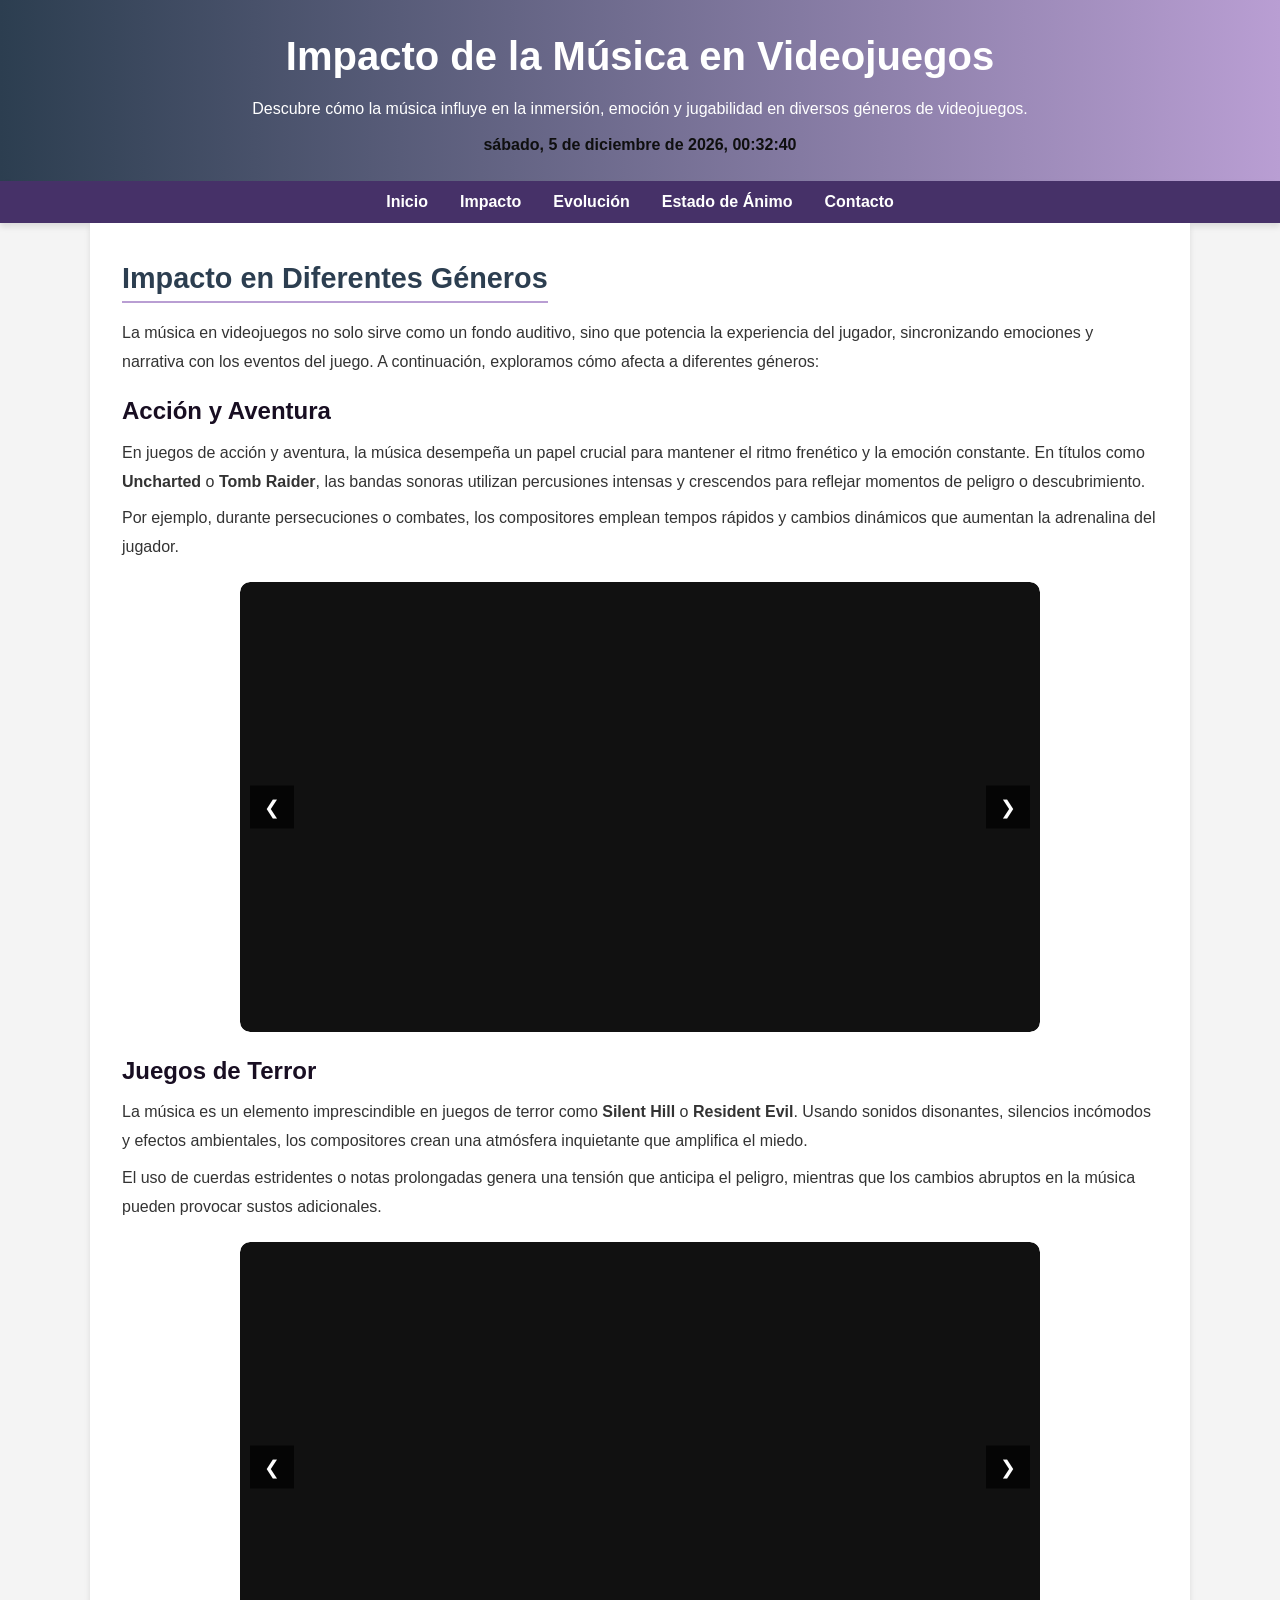
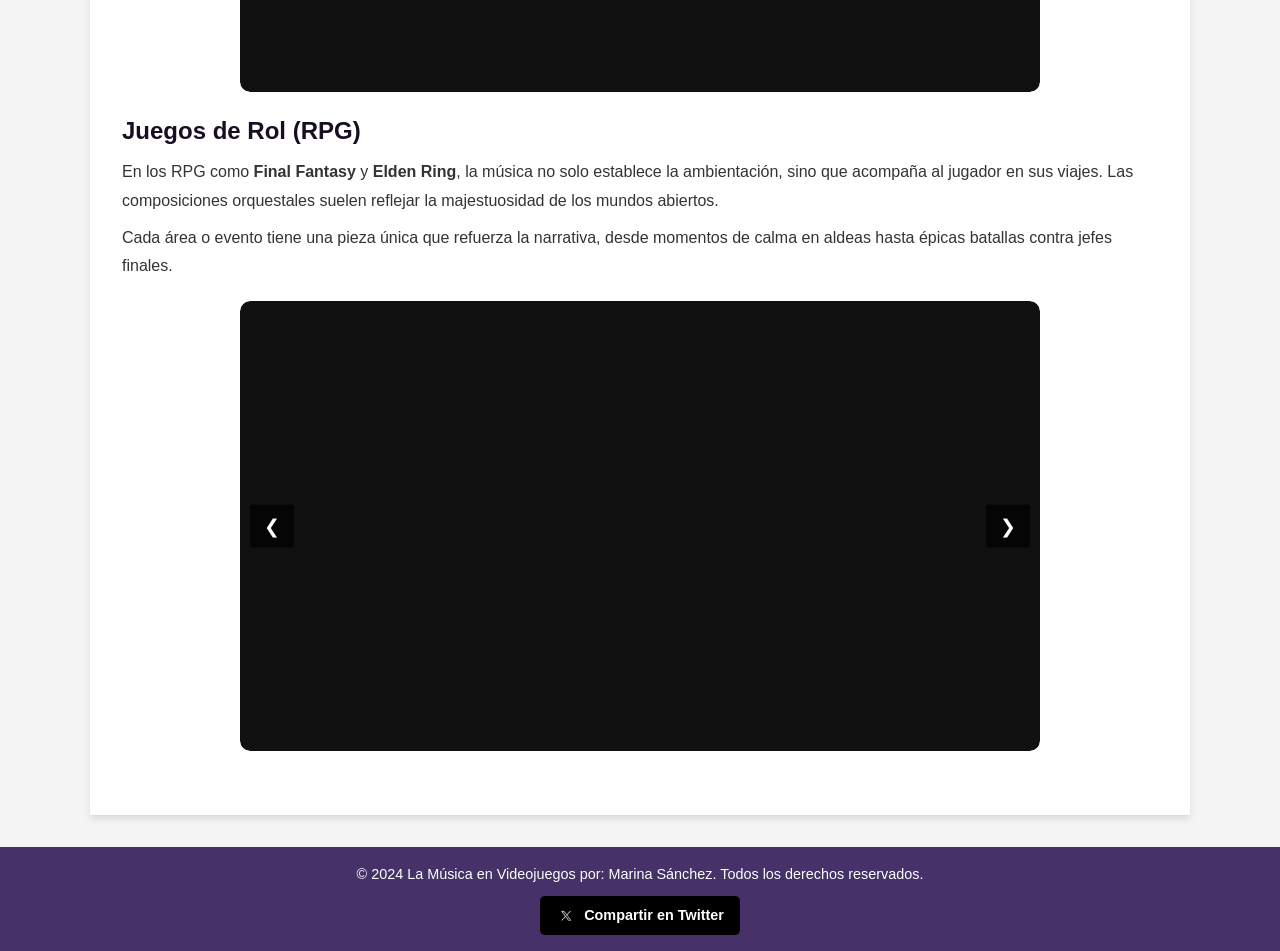
<file: proyecto-musica/impacto.html>
<!DOCTYPE html>
<html lang="es">
<head>
    <meta charset="UTF-8">
    <meta name="viewport" content="width=device-width, initial-scale=1.0">
    <meta name="description" content="Explora cómo la música impacta en diferentes géneros de videojuegos, desde acción hasta RPG.">
    <title>Impacto de la Música en Videojuegos</title>
    <link rel="stylesheet" href="styles.css">
    <link rel="icon" href="images/favicon.ico" type="image/x-icon">
</head>
<body>

<header>
    <h1>Impacto de la Música en Videojuegos</h1>
    <p>Descubre cómo la música influye en la inmersión, emoción y jugabilidad en diversos géneros de videojuegos.</p>
    <div id="fecha-hora" style="margin-top: 10px; font-size: 1rem;"></div>
</header>

<nav>
    <ul>
        <li><a href="index.html">Inicio</a></li>
        <li><a href="impacto.html">Impacto</a></li>
        <li><a href="evolucion.html">Evolución</a></li>
        <li><a href="estado_animo.html">Estado de Ánimo</a></li>
        <li><a href="contacto.html">Contacto</a></li>
    </ul>
</nav>

<main>
    <section>
        <h2>Impacto en Diferentes Géneros</h2>
        <p>La música en videojuegos no solo sirve como un fondo auditivo, sino que potencia la experiencia del jugador, sincronizando emociones y narrativa con los eventos del juego. A continuación, exploramos cómo afecta a diferentes géneros:</p>
        
        <article>
            <h3>Acción y Aventura</h3>
            <p>En juegos de acción y aventura, la música desempeña un papel crucial para mantener el ritmo frenético y la emoción constante. En títulos como <strong>Uncharted</strong> o <strong>Tomb Raider</strong>, las bandas sonoras utilizan percusiones intensas y crescendos para reflejar momentos de peligro o descubrimiento.</p>
            <p>Por ejemplo, durante persecuciones o combates, los compositores emplean tempos rápidos y cambios dinámicos que aumentan la adrenalina del jugador.</p>
                <div class="carousel" id="carousel-uncharted">
                    <div class="carousel-container">
                        <div class="carousel-item">
                            <iframe referrerpolicy="strict-origin-when-cross-origin" width="560" height="315" src="https://www.youtube-nocookie.com/embed/5T6lbNA5GAA" 
                                title="Vídeo de YouTube" loading="lazy" allow="accelerometer; autoplay; clipboard-write; encrypted-media; gyroscope; picture-in-picture; web-share" 
                                allowfullscreen></iframe>
                        </div>
                        <div class="carousel-item">
                            <iframe referrerpolicy="strict-origin-when-cross-origin" width="560" height="315" src="https://www.youtube-nocookie.com/embed/LuAhzB9m4e4" 
                                title="Vídeo de YouTube" loading="lazy" allow="accelerometer; autoplay; clipboard-write; encrypted-media; gyroscope; picture-in-picture; web-share" 
                                allowfullscreen></iframe>
                        </div>
                    </div>
                    <button class="prev" onclick="moveSlide(-1, 'carousel-uncharted')">❮</button>
                    <button class="next" onclick="moveSlide(1, 'carousel-uncharted')">❯</button>
                </div>
        </article>

        <article>
            <h3>Juegos de Terror</h3>
            <p>La música es un elemento imprescindible en juegos de terror como <strong>Silent Hill</strong> o <strong>Resident Evil</strong>. Usando sonidos disonantes, silencios incómodos y efectos ambientales, los compositores crean una atmósfera inquietante que amplifica el miedo.</p>
            <p>El uso de cuerdas estridentes o notas prolongadas genera una tensión que anticipa el peligro, mientras que los cambios abruptos en la música pueden provocar sustos adicionales.</p>
                <div class="carousel" id="carousel-silent-hill">
                    <div class="carousel-container">
                        <div class="carousel-item">
                            <iframe referrerpolicy="strict-origin-when-cross-origin" width="560" height="315" src="https://www.youtube-nocookie.com/embed/vgpblgLfFs8" 
                                title="Vídeo de YouTube" loading="lazy" allow="accelerometer; autoplay; clipboard-write; encrypted-media; gyroscope; picture-in-picture; web-share" 
                                allowfullscreen></iframe>
                        </div>
                        <div class="carousel-item">
                            <iframe referrerpolicy="strict-origin-when-cross-origin" width="560" height="315" src="https://www.youtube-nocookie.com/embed/pPRSb1lJ9Go" 
                                title="Vídeo de YouTube" loading="lazy" allow="accelerometer; autoplay; clipboard-write; encrypted-media; gyroscope; picture-in-picture; web-share" 
                                allowfullscreen></iframe>
                        </div>
                    </div>
                    <button class="prev" onclick="moveSlide(-1, 'carousel-silent-hill')">❮</button>
                    <button class="next" onclick="moveSlide(1, 'carousel-silent-hill')">❯</button>
                </div>
        </article>

        <article>
            <h3>Juegos de Rol (RPG)</h3>
            <p>En los RPG como <strong>Final Fantasy</strong> y <strong>Elden Ring</strong>, la música no solo establece la ambientación, sino que acompaña al jugador en sus viajes. Las composiciones orquestales suelen reflejar la majestuosidad de los mundos abiertos.</p>
            <p>Cada área o evento tiene una pieza única que refuerza la narrativa, desde momentos de calma en aldeas hasta épicas batallas contra jefes finales.</p>
                <div class="carousel" id="carousel-final-fantasy">
                    <div class="carousel-container">
                        <div class="carousel-item">
                            <iframe referrerpolicy="strict-origin-when-cross-origin" width="560" height="315" src="https://www.youtube-nocookie.com/embed/6fp81GzKarQ" 
                                title="Vídeo de YouTube" loading="lazy" allow="accelerometer; autoplay; clipboard-write; encrypted-media; gyroscope; picture-in-picture; web-share" 
                                allowfullscreen></iframe>
                        </div>
                        <div class="carousel-item">
                            <iframe referrerpolicy="strict-origin-when-cross-origin" width="560" height="315" src="https://www.youtube-nocookie.com/embed/N2p_JFF4lR0"
                            title="Vídeo de YouTube" loading="lazy" allow="accelerometer; autoplay; clipboard-write; encrypted-media; gyroscope; picture-in-picture; web-share"
                            allowfullscreen></iframe>
                        </div>
                    </div>
                    <button class="prev" onclick="moveSlide(-1, 'carousel-final-fantasy')">❮</button>
                    <button class="next" onclick="moveSlide(1, 'carousel-final-fantasy')">❯</button>
                </div>
            </article>
    </section>
</main>

<script>
    let slideIndexes = {};

function moveSlide(step, carouselId) {
    if (slideIndexes[carouselId] === undefined) {
        slideIndexes[carouselId] = 0;
    }

    const slides = document.querySelectorAll(`#${carouselId} .carousel-item`);
    const totalSlides = slides.length;

    slideIndexes[carouselId] = (slideIndexes[carouselId] + step + totalSlides) % totalSlides;
    document.querySelector(`#${carouselId} .carousel-container`).style.transform = `translateX(${-slideIndexes[carouselId] * 100}%)`;
}
</script>
<script>
    function actualizarFechaHora() {
        const contenedor = document.getElementById('fecha-hora');
        const ahora = new Date();

        const opcionesFecha = { weekday: 'long', year: 'numeric', month: 'long', day: 'numeric' };
        const fechaFormateada = ahora.toLocaleDateString('es-ES', opcionesFecha);

        const horaFormateada = ahora.toLocaleTimeString('es-ES', { hour: '2-digit', minute: '2-digit', second: '2-digit' });

        contenedor.textContent = `${fechaFormateada}, ${horaFormateada}`;
    }

    setInterval(actualizarFechaHora, 1000);
    actualizarFechaHora();
</script>

<footer>
    <p>&copy; 2024 La Música en Videojuegos por: Marina Sánchez. Todos los derechos reservados.</p>
    <a 
        href="https://twitter.com/intent/tweet?text=Descubre%20el%20impacto%20de%20la%20música%20en%20videojuegos.%20Lee%20más%20en:%20&url=https://https://marinaszz.github.io" 
        target="_blank" 
        rel="noopener noreferrer" 
        class="twitter-share">
        <img src="images/twitter-logo.png" alt="Twitter" class="twitter-icon">
        Compartir en Twitter
    </a>
</footer>

</body>
</html>
</file>
<file: styles.css>
:root{--bg:#100e17;--surface:#1b1726;--text:#f6f2fc;--muted:#bdb3cb;--purple:#b98bfa;--accent:#e3baff;--line:#3b304d}*{box-sizing:border-box}html{scroll-behavior:smooth}body{margin:0;background:var(--bg);color:var(--text);font-family:Arial,Helvetica,sans-serif;line-height:1.65}a{color:inherit;text-decoration:none}.wrap{width:min(1120px,calc(100% - 44px));margin:auto}.site-header{position:sticky;top:0;z-index:30;background:rgba(16,14,23,.93);backdrop-filter:blur(16px);border-bottom:1px solid #292137}.nav{height:76px;display:flex;justify-content:space-between;align-items:center}.logo{font-size:34px;font-weight:900;letter-spacing:-3px}.logo span,h1 span,h2 span{color:var(--purple)}.nav-links{display:flex;gap:32px}.nav-links a{font-size:14px;font-weight:700;color:#ded6e9}.nav-links a:hover,.nav-links a:focus-visible{color:var(--purple)}.menu-toggle{display:none}.hero{min-height:640px;display:grid;grid-template-columns:1.15fr .85fr;align-items:center;gap:30px;padding-top:60px;padding-bottom:70px}.eyebrow{font-size:12px;font-weight:800;letter-spacing:2.6px;color:var(--purple);margin:0 0 22px}.dot{display:inline-block;width:9px;height:9px;background:#b98bfa;border-radius:50%;margin-right:8px;box-shadow:0 0 15px #b98bfa}h1{font-size:clamp(54px,7vw,94px);line-height:1.06;letter-spacing:-4px;margin:0 0 24px}h2{font-size:clamp(38px,5vw,59px);letter-spacing:-2px;line-height:1.15;margin:0 0 25px}.lead{max-width:580px;font-size:19px;color:var(--muted);line-height:1.85}.actions{display:flex;gap:14px;flex-wrap:wrap;margin-top:34px}.btn{display:inline-flex;align-items:center;justify-content:center;gap:15px;border-radius:10px;padding:15px 22px;font-weight:800;font-size:14px;transition:transform .2s,background .2s}.btn:hover{transform:translateY(-3px)}.primary{background:var(--purple);color:#1b1029}.primary:hover{background:#d2aafa}.secondary{border:1px solid #5e4d74;background:#241b30}.secondary:hover{background:#352743}.hero-art{position:relative;min-height:440px;display:grid;place-items:center;background:radial-gradient(circle at 50% 50%,#493062 0%,#271a38 30%,transparent 67%)}.orbit{position:absolute;border:1px solid #604675;border-radius:50%;transform:rotate(-23deg)}.orbit-one{width:340px;height:340px}.orbit-two{width:425px;height:280px}.art-core{height:235px;width:235px;border-radius:32%;background:linear-gradient(135deg,#c69cfd,#673f99);display:grid;place-items:center;font-size:148px;line-height:1;font-weight:900;color:#20152d;transform:rotate(-12deg);box-shadow:0 35px 90px #0008}.art-core span{position:absolute;font-size:34px;right:17px;top:20px;color:#fff}.art-tag{position:absolute;padding:9px 14px;border-radius:8px;background:#251a34;border:1px solid #694b87;color:#eadcf7;font-size:11px;font-weight:900;letter-spacing:2px}.tag-one{top:40px;right:15px;transform:rotate(8deg)}.tag-two{bottom:60px;left:0;transform:rotate(-8deg)}.section{padding:110px 0;scroll-margin-top:70px}.about{background:#191423}.split{display:grid;grid-template-columns:1fr 1fr;gap:65px}.about-copy p{margin:0 0 18px;color:#d3c9dc;font-size:17px}.projects{background:#110e19}.section-intro{color:var(--muted);margin-top:-10px;margin-bottom:40px}.project-card{display:grid;grid-template-columns:1fr 1fr;background:#20182d;border:1px solid #443453;border-radius:22px;overflow:hidden}.project-visual{min-height:360px;background:#362344;display:grid;place-items:center;padding:25px}.project-visual img{width:100%;max-height:360px;object-fit:contain;border-radius:12px}.project-content{padding:46px 42px;display:flex;flex-direction:column;align-items:flex-start;justify-content:center}.project-content h3{font-size:35px;line-height:1.15;margin:0 0 20px}.project-content>p:not(.eyebrow){color:#d2c5df;font-size:16px}.chips{display:flex;gap:9px;flex-wrap:wrap;margin:16px 0 32px}.chips span{font-size:12px;padding:7px 12px;background:#382846;border:1px solid #5b426d;border-radius:50px;color:#e3d3ef}.contact{background:linear-gradient(135deg,#271b38,#17121e)}.contact-box{display:flex;justify-content:space-between;align-items:center;gap:30px}.contact-box>div{max-width:700px}.contact-box p:not(.eyebrow){color:#d4c8df}footer{background:#0c0a11;border-top:1px solid #30253b}.footer-inner{display:flex;justify-content:space-between;gap:20px;flex-wrap:wrap;padding:25px 0;color:#a79bb4;font-size:12px}.footer-inner strong{color:#fff}.sr-only{position:absolute;width:1px;height:1px;overflow:hidden;clip:rect(0,0,0,0)}@media(max-width:800px){.hero,.split,.project-card{grid-template-columns:1fr}.hero{padding-top:70px}.hero-art{min-height:360px;grid-row:2}.orbit-one{width:270px;height:270px}.orbit-two{width:330px;height:225px}.art-core{width:185px;height:185px;font-size:116px}.section{padding:75px 0}.project-visual{min-height:240px}.project-content{padding:30px}.contact-box{align-items:flex-start;flex-direction:column}.nav-links{display:none;position:absolute;top:76px;left:0;right:0;padding:22px;background:#191323;flex-direction:column;border-bottom:1px solid #443453;gap:18px}.nav-links.open{display:flex}.menu-toggle{display:block;border:1px solid #604b75;background:#261c35;color:white;padding:9px 14px;border-radius:9px;font-size:20px}h1{letter-spacing:-2px}}@media(prefers-reduced-motion:reduce){html{scroll-behavior:auto}.btn{transition:none}}


.skills{background:#191423}.skill-grid{display:grid;grid-template-columns:repeat(4,minmax(0,1fr));gap:16px}.skill-card{background:#231b30;border:1px solid #453651;border-radius:18px;padding:25px 20px}.skill-symbol{color:#d3a7ff;font-weight:900;font-size:30px;min-height:48px}.skill-card h3,.mini-project h3{font-size:19px;line-height:1.35;margin:8px 0 12px}.skill-card p,.mini-project p:not(.eyebrow){font-size:14px;color:#c9bdd5;margin:0}.text-link{display:inline-flex;color:#d5b1ff;font-weight:800;border-bottom:1px solid #8b6da7;padding-bottom:4px;margin-top:8px}.text-link:hover{color:white}.mini-projects{display:grid;grid-template-columns:repeat(3,minmax(0,1fr));gap:16px;margin-top:28px}.mini-project{padding:28px;background:#1c1726;border:1px solid #40314f;border-radius:17px}.mini-project .eyebrow{font-size:10px;letter-spacing:1.5px;margin-bottom:12px}.linkedin-card{display:flex;align-items:center;gap:18px;background:#f8f7fc;color:#201a2b;padding:24px 28px;border-radius:16px;min-width:300px;box-shadow:0 16px 40px #0004;transition:transform .2s}.linkedin-card:hover{transform:translateY(-3px)}.linkedin-icon{display:grid;place-items:center;flex-shrink:0;width:52px;height:52px;background:#0a66c2;color:white;border-radius:10px;font-size:27px;font-weight:900;letter-spacing:-2px}.linkedin-card strong,.linkedin-card small,.linkedin-card em{display:block}.linkedin-card strong{font-size:18px}.linkedin-card small{font-size:12px;color:#5e526b}.linkedin-card em{font-style:normal;font-size:12px;color:#075cae;font-weight:800;margin-top:8px}@media(max-width:950px){.skill-grid{grid-template-columns:repeat(2,minmax(0,1fr))}.mini-projects{grid-template-columns:1fr}}@media(max-width:560px){.skill-grid{grid-template-columns:1fr}.linkedin-card{width:100%;min-width:0}.contact-box{align-items:stretch}}
</file>
<file: proyecto-musica/styles.css>
* {
    margin: 0;
    padding: 0;
    box-sizing: border-box;
}

body {
    font-family: 'Arial', sans-serif;
    line-height: 1.6;
    background-color: #f4f4f4;
    color: #333;
    margin: 0;
}

header {
    background: linear-gradient(to right, #2c3e50, #b99ed3);
    color: white;
    text-align: center;
    padding: 1.5rem 0;
}

header h1 {
    font-size: 2.5rem;
    margin-bottom: 0.5rem;
}

header p {
    font-size: 1rem;
}

.centered-image-container {
    display: flex;
    justify-content: center;
    align-items: center;
    height: 100vh;
    margin: 0;
}

.centered-image {
    max-width: 100%;
    height: auto;
}

nav {
    background-color: #463168;
    box-shadow: 0 4px 6px rgba(0, 0, 0, 0.1);
    padding: 0.5rem 0;
}

nav ul {
    display: flex;
    justify-content: center;
    list-style: none;
}

nav li {
    margin: 0 1rem;
}

nav a {
    text-decoration: none;
    color: white;
    font-weight: bold;
    transition: color 0.3s;
}

nav a:hover {
    color: #b99ed3;
}

main {
    padding: 2rem;
    max-width: 1100px;
    margin: auto;
    background: white;
    box-shadow: 0 4px 6px rgba(0, 0, 0, 0.1);
}

main section {
    margin-bottom: 2rem;
}

main h2 {
    font-size: 1.8rem;
    margin-bottom: 1rem;
    color: #2c3e50;
    border-bottom: 2px solid #b99ed3;
    display: inline-block;
}

main p {
    margin-bottom: 1rem;
    line-height: 1.8;
}

article h3 {
    font-size: 1.5rem;
    color: #180e22;
    margin-bottom: 0.5rem;
}

article p {
    margin-bottom: 0.5rem;
}

a.enlace {
    display: inline-block;
    margin-top: 1rem;
    color: white;
    background-color: #b99ed3;
    padding: 0.5rem 1rem;
    text-decoration: none;
    border-radius: 5px;
    transition: background-color 0.3s;
}

a.enlace:hover {
    background-color: #2c3e50;
}

.carousel {
    position: relative;
    width: 100%;
    max-width: 600px;
    margin: auto;
    overflow: hidden;
}

.carousel-container {
    display: flex;
    transition: transform 0.5s ease-in-out;
}

.carousel-item {
    min-width: 100%;
    box-sizing: border-box;
}


.carousel > button {
    position: absolute;
    top: 50%;
    transform: translateY(-50%);
    background-color: rgba(0, 0, 0, 0.65);
    color: white;
    border: none;
    padding: 10px 14px;
    font-size: 1.2rem;
    cursor: pointer;
    z-index: 10;
    width: auto;
}

 .carousel > button.prev { left: 10px; }

 .carousel > button.next { right: 10px; }

.carousel > button:hover { background-color: rgba(0, 0, 0, 0.85); }

.centered-image-container {
    display: flex;
    justify-content: center;
    align-items: center;
    height: 40%;
    margin: 0;
}

.centered-image {
    max-width: 30%;
    height: auto;
}
footer {
    text-align: center;
    background: #463168;
    color: white;
    padding: 1rem;
    margin-top: 2rem;
    font-size: 0.9rem;
}

.twitter-share {
    display: inline-flex;
    align-items: center;
    margin-top: 10px;
    padding: 0.5rem 1rem;
    background-color: #000000;
    color: white;
    text-decoration: none;
    font-weight: bold;
    border-radius: 5px;
    transition: background-color 0.3s ease;
}

.twitter-share:hover {
    background-color: #717577;
}

.twitter-icon {
    width: 20px;
    height: 20px;
    margin-right: 8px; 
}


form {
    display: flex;
    flex-direction: column;
    gap: 0.65rem;
    margin: 1.5rem auto 0;
    max-width: 680px;
}

form label {
    display: block;
    font-weight: bold;
    margin-top: 0.35rem;
}

form input,
form textarea {
    display: block;
    width: 100%;
    padding: 0.85rem 1rem;
    border: 1px solid #cfc7d8;
    border-radius: 8px;
    font: inherit;
    background: #fff;
    color: #333;
}

form input:focus,
form textarea:focus {
    outline: 3px solid rgba(185, 158, 211, 0.3);
    border-color: #76539a;
}

form textarea {
    min-height: 140px;
    resize: vertical;
}

.button-container {
    display: flex;
    justify-content: center;
    width: 100%;
    margin-top: 1rem;
}

form button[type="submit"] {
    position: static;
    transform: none;
    display: inline-block;
    width: auto;
    min-width: 180px;
    padding: 0.8rem 2rem;
    border: 0;
    border-radius: 8px;
    background: #68458a;
    color: #fff;
    font: inherit;
    font-weight: bold;
    cursor: pointer;
    transition: background-color 0.2s, transform 0.2s;
}

form button[type="submit"]:hover {
    background: #4b3265;
    transform: translateY(-1px);
}


@media (max-width: 768px) {
    nav ul {
        flex-direction: column;
    }

    main {
        padding: 1rem;
    }
}
#fecha-hora {
    color: rgb(15, 15, 15);
    font-weight: bold;
    font-family: 'Franklin Gothic Medium', 'Arial Narrow', Arial, sans-serif;
}



.video-container,
.carousel-item {
    width: 100%;
}

.video-container {
    max-width: 800px;
    margin: 1.25rem auto;
}

.video-container iframe,
.carousel iframe,
article > iframe {
    display: block;
    width: 100%;
    aspect-ratio: 16 / 9;
    height: auto;
    border: 0;
    border-radius: 10px;
    background: #111;
}

.carousel {
    max-width: 800px;
    margin: 1.25rem auto;
    border-radius: 10px;
}

@media (max-width: 768px) {
    nav ul {
        align-items: center;
        gap: 0.5rem;
    }

    nav li {
        margin: 0.25rem 0;
    }

    main {
        padding: 1rem;
    }

    form button[type="submit"] {
        width: 100%;
    }

    .carousel > button {
        padding: 8px 11px;
        font-size: 1rem;
    }
}
</file>
